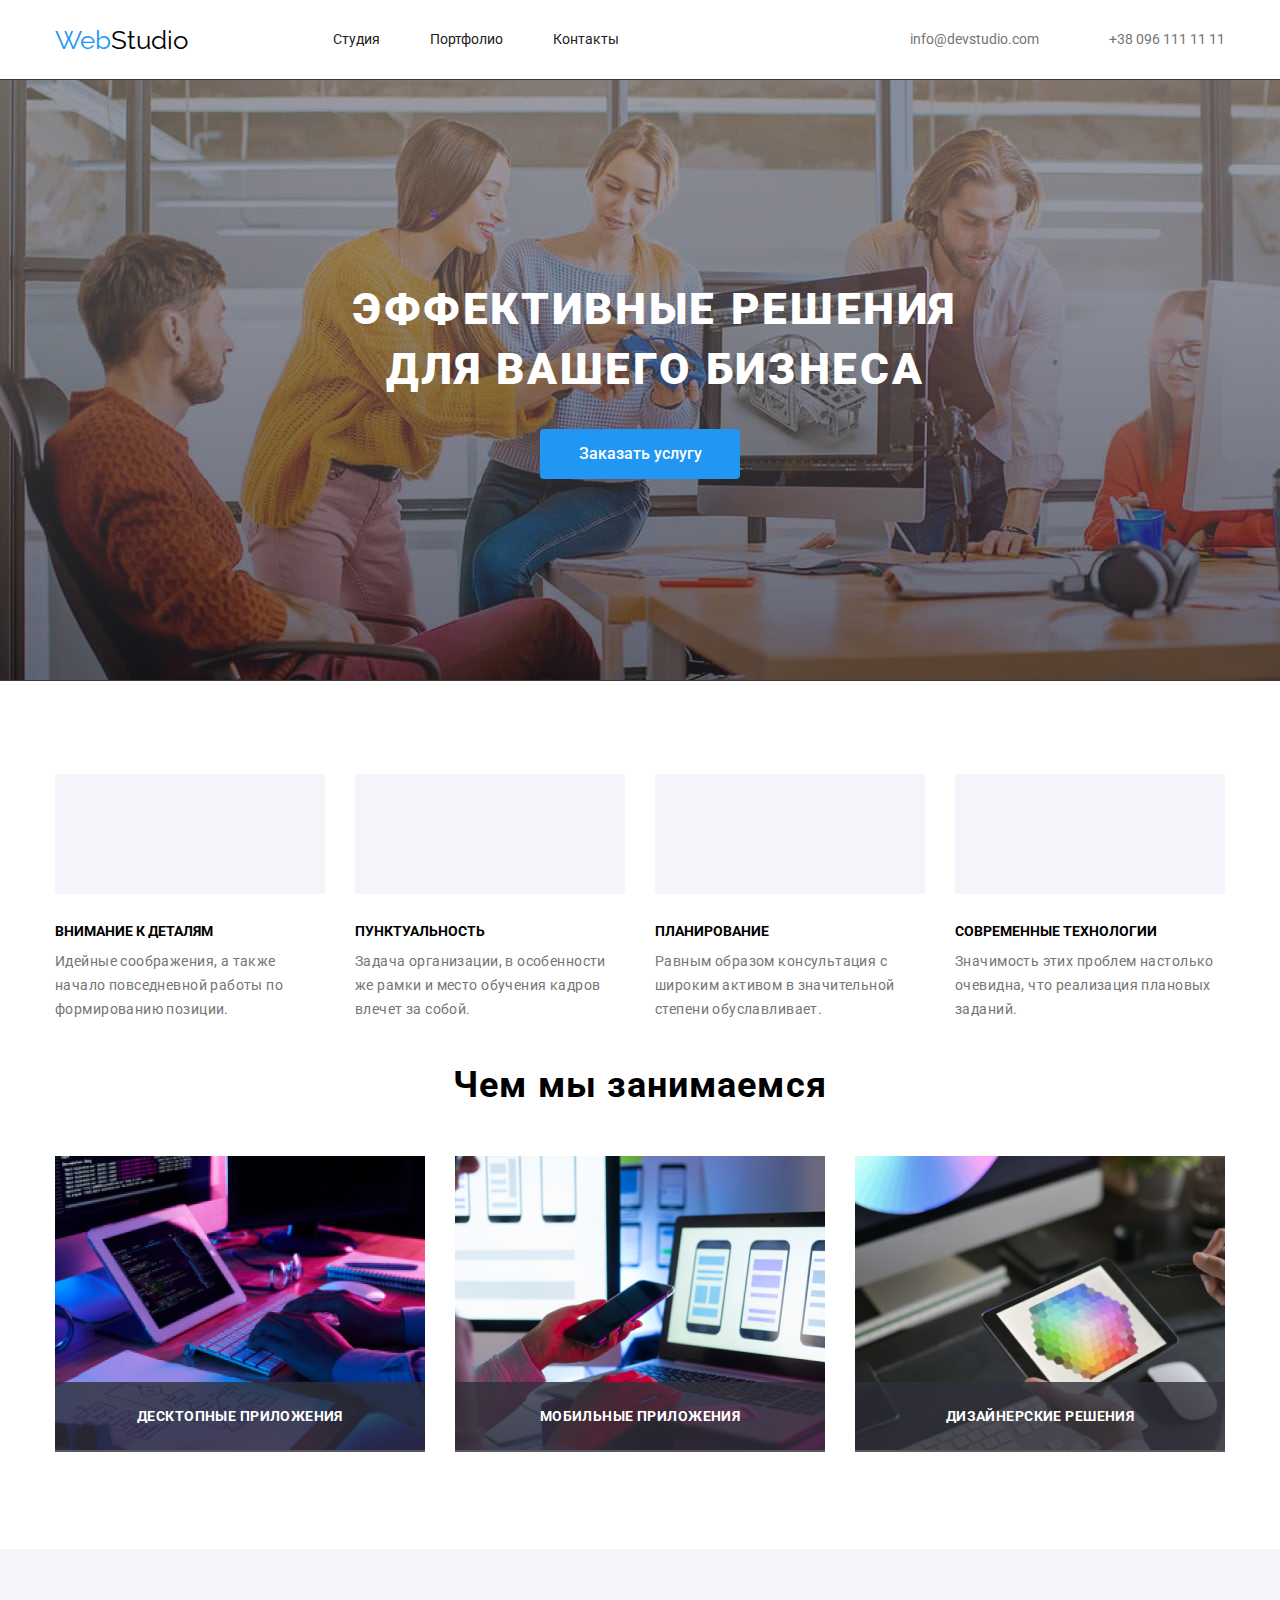
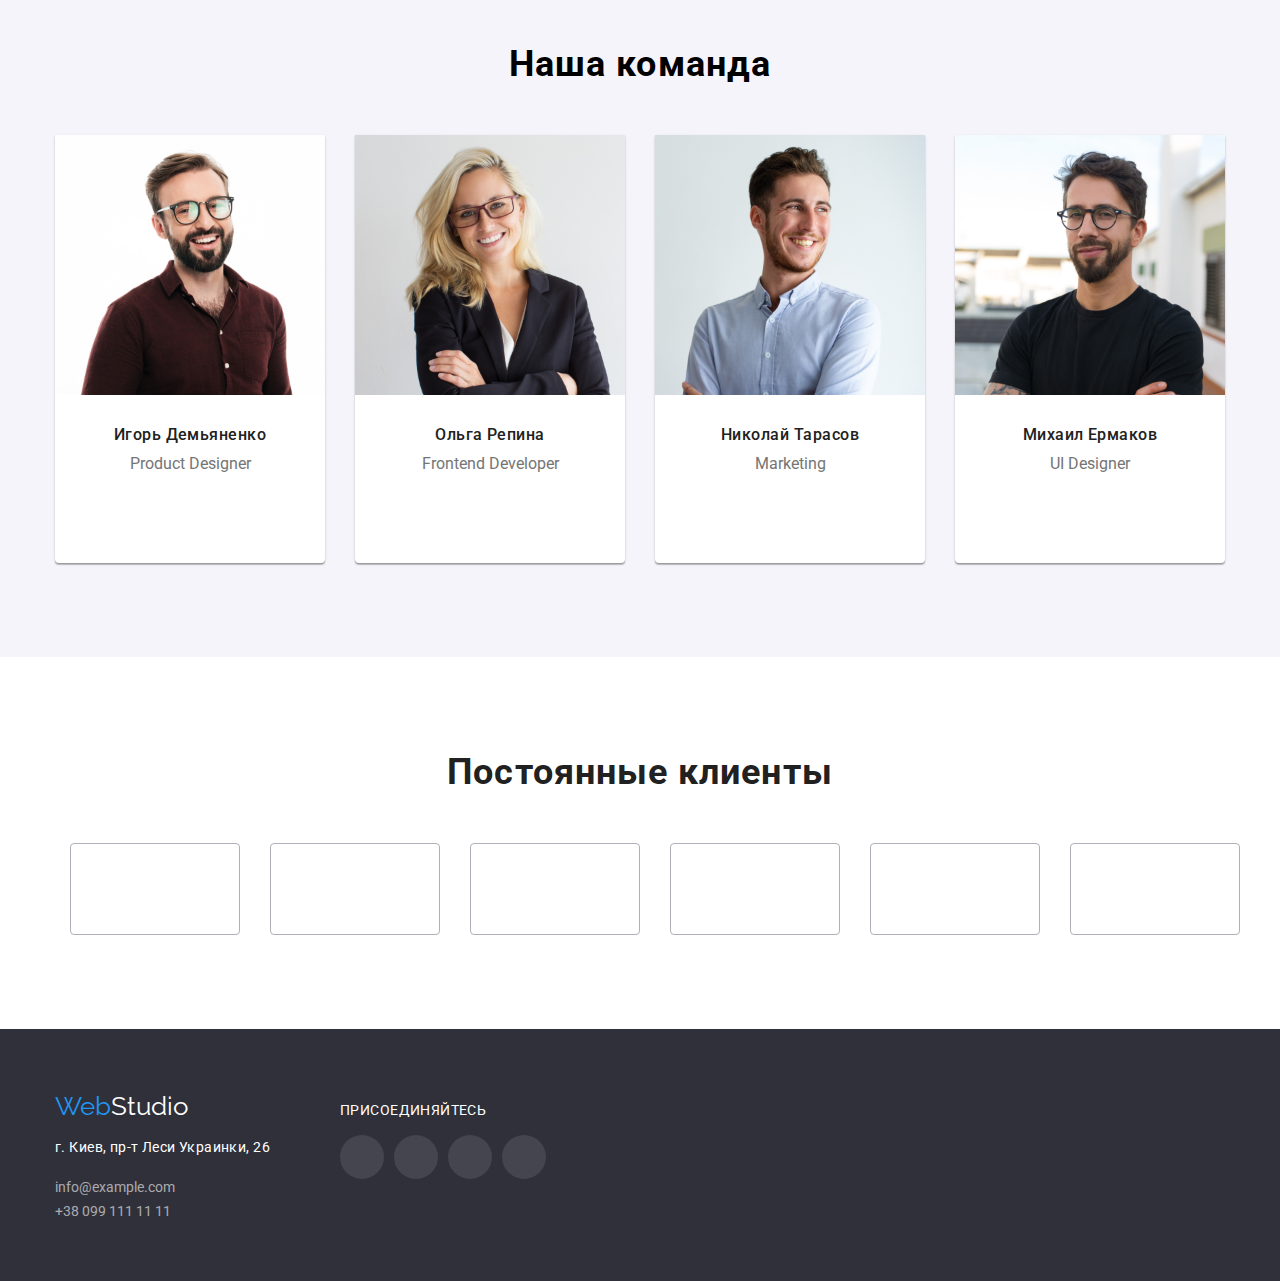
<file: index.html>
<!DOCTYPE html>
<html lang="ru">
  <head>
    <meta charset="UTF-8" />
    <meta http-equiv="X-UA-Compatible" content="IE=edge" />
    <meta name="viewport" content="width=device-width, initial-scale=1.0" />
    <title>Document</title>
    <link rel="preconnect" href="https://fonts.gstatic.com" />
    <link
      href="https://fonts.googleapis.com/css2?family=Raleway:wght@700&family=Roboto:wght@400;500;700;900&display=swap"
      rel="stylesheet"
    />
    <link
      rel="stylesheet"
      href="https://cdnjs.cloudflare.com/ajax/libs/modern-normalize/1.0.0/modern-normalize.min.css"
    />
    <link rel="stylesheet" href="./css/styles.css" />
  </head>

  <body class="page">
    <header class="header">
      <div class="container">
        <nav class="main-nav">
          <a href="./index.html" class="logo">
            <span class="logo-web">Web</span>
            <span class="logo-studio">Studio</span>
          </a>
          <ul class="site-nav">
            <li class="item">
              <a href="./index.html" class="link">Студия</a>
            </li>
            <li class="item">
              <a href="./portfolio.html" class="link">Портфолио</a>
            </li>
            <li class="item"><a href="" class="link">Контакты</a></li>
          </ul>
        </nav>
        <ul class="auth-nav list">
          <li class="item">
            <a href="info@devstudio.com" class="link">
              <svg class="item-ico" width="16" height="12">
                <use href="./images/icons.svg#icon-envelope_hover"></use>
              </svg>
              info@devstudio.com</a
            >
          </li>
          <li class="item">
            <a href="+380961111111" class="link">
              <svg class="item-ico" width="10" height="16">
                <use href="./images/icons.svg#icon-smartphone"></use>
              </svg>
              +38 096 111 11 11</a
            >
          </li>
        </ul>
      </div>
    </header>

    <main>
      <div class="overlay">
        <section class="hero">
          <div class="container">
            <h1 class="hero-title">Эффективные решения для вашего бизнеса</h1>
            <button  class="button" data-modal-open>Заказать услугу</button>
          </div>                 
        </section>
      </div>
      <section class="section">
        <div class="activity-container">
          <h2 class="section-title"></h2>
          <ul class="feature-list">
            <li class="list">
              <div class="feature-list-icon">
                <svg class="future-icon">
                  <use href="./images/icons.svg#icon-antenna"></use>
                </svg>
              </div>
              <h3 class="title">Внимание к деталям</h3>
              <p class="text">
                Идейные соображения, а также начало повседневной работы по
                формированию позиции.
              </p>
            </li>
            <li class="list">
              <div class="feature-list-icon">
                <svg class="future-icon">
                  <use href="./images/icons.svg#icon-clock"></use>
                </svg>
              </div>
              <h3 class="title">Пунктуальность</h3>
              <p class="text">
                Задача организации, в особенности же рамки и место обучения
                кадров влечет за собой.
              </p>
            </li>
            <li class="list">
              <div class="feature-list-icon">
                <svg class="future-icon">
                  <use href="./images/icons.svg#icon-diagram"></use>
                </svg>
              </div>
              <h3 class="title">Планирование</h3>
              <p class="text">
                Равным образом консультация с широким активом в значительной
                степени обуславливает.
              </p>
            </li>
            <li class="list">
              <div class="feature-list-icon">
                <svg class="future-icon">
                  <use href="./images/icons.svg#icon-astronaut"></use>
                </svg>
              </div>
              <h3 class="title">Современные технологии</h3>
              <p class="text">
                Значимость этих проблем настолько очевидна, что реализация
                плановых заданий.
              </p>
            </li>
          </ul>
        </div>
      </section>

      <section class="section">
        <div class="container">
          <h2 class="section-title">Чем мы занимаемся</h2>
          <ul class="activity">
            <li class="item">
              <img src="./images/img_1.png" alt="" width="370" height="294" />
              <div class="text">
                <p class="text-text">Десктопные приложения</p>
              </div>
            </li>
            <li class="item">
              <img src="./images/img_2.png" alt="" width="370" height="294" />
              <div class="text">
                <p class="text-text">Мобильные приложения</p>
              </div>
            </li>
            <li class="item">
              <img src="./images/img_3.png" alt="" width="370" height="294" />
              <div class="text">
                <p class="text-text">Дизайнерские решения</p>
              </div>
            </li>
          </ul>
        </div>
      </section>

      <section class="section-3">
        <div class="container">
          <h2 class="section-title">Наша команда</h2>
          <ul class="team">
            <li class="card">
              <img
                class="card-image"
                src="./images/photo_1f.jpg"
                alt="Product Designer"
                width="270"
                height="260"
              />
              <div class="infocard">
                <h3 class="person">Игорь Демьяненко</h3>
                <p class="profession">Product Designer</p>
                <ul class="actions">
                  <li>
                    <a href class="button-spr">
                      <svg class="button-icon">
                        <use href="./images/icons.svg#icon-instagram"></use>
                      </svg>
                    </a>
                  </li>
                  <li>
                    <a href class="button-spr">
                      <svg class="button-icon">
                        <use href="./images/icons.svg#icon-twitter"></use>
                      </svg>
                    </a>
                  </li>
                  <li>
                    <a href class="button-spr">
                      <svg class="button-icon">
                        <use href="./images/icons.svg#icon-facebook"></use>
                      </svg>
                    </a>
                  </li>
                  <li>
                    <a href class="button-spr">
                      <svg class="button-icon">
                        <use href="./images/icons.svg#icon-linkedin"></use>
                      </svg>
                    </a>
                  </li>
                </ul>
              </div>
            </li>
            <li class="card">
              <img
                class="card-image"
                src="./images/photo_2f.jpg"
                alt="Frontend Developer"
                width="270"
                height="260"
              />
              <div class="infocard">
                <h3 class="person">Ольга Репина</h3>
                <p class="profession">Frontend Developer</p>
                <ul class="actions">
                  <li>
                    <a href class="button-spr">
                      <svg class="button-icon">
                        <use href="./images/icons.svg#icon-instagram"></use>
                      </svg>
                    </a>
                  </li>
                  <li>
                    <a href class="button-spr">
                      <svg class="button-icon">
                        <use href="./images/icons.svg#icon-twitter"></use>
                      </svg>
                    </a>
                  </li>
                  <li>
                    <a href class="button-spr">
                      <svg class="button-icon">
                        <use href="./images/icons.svg#icon-facebook"></use>
                      </svg>
                    </a>
                  </li>
                  <li>
                    <a href class="button-spr">
                      <svg class="button-icon">
                        <use href="./images/icons.svg#icon-linkedin"></use>
                      </svg>
                    </a>
                  </li>
                </ul>
              </div>
            </li>
            <li class="card">
              <img
                class="card-image"
                src="./images/photo_3f.jpg"
                alt="Marketing"
                width="270"
                height="260"
              />
              <div class="infocard">
                <h3 class="person">Николай Тарасов</h3>
                <p class="profession">Marketing</p>
                <ul class="actions">
                  <li>
                    <a href class="button-spr">
                      <svg class="button-icon">
                        <use href="./images/icons.svg#icon-instagram"></use>
                      </svg>
                    </a>
                  </li>
                  <li>
                    <a href class="button-spr">
                      <svg class="button-icon">
                        <use href="./images/icons.svg#icon-twitter"></use>
                      </svg>
                    </a>
                  </li>
                  <li>
                    <a href class="button-spr">
                      <svg class="button-icon">
                        <use href="./images/icons.svg#icon-facebook"></use>
                      </svg>
                    </a>
                  </li>
                  <li>
                    <a href class="button-spr">
                      <svg class="button-icon">
                        <use href="./images/icons.svg#icon-linkedin"></use>
                      </svg>
                    </a>
                  </li>
                </ul>
              </div>
            </li>
            <li class="card">
              <img
                class="card-image"
                src="./images/photo_4f.jpg"
                alt="UI Designer"
                width="270"
                height="260"
              />
              <div class="infocard">
                <h3 class="person">Михаил Ермаков</h3>
                <p class="profession">UI Designer</p><ul class="actions">
                  <li>
                    <a href class="button-spr">
                      <svg class="button-icon">
                        <use href="./images/icons.svg#icon-instagram"></use>
                      </svg>
                    </a>
                  </li>
                  <li>
                    <a href class="button-spr">
                      <svg class="button-icon">
                        <use href="./images/icons.svg#icon-twitter"></use>
                      </svg>
                    </a>
                  </li>
                  <li>
                    <a href class="button-spr">
                      <svg class="button-icon">
                        <use href="./images/icons.svg#icon-facebook"></use>
                      </svg>
                    </a>
                  </li>
                  <li>
                    <a href class="button-spr">
                      <svg class="button-icon">
                        <use href="./images/icons.svg#icon-linkedin"></use>
                      </svg>
                    </a>
                  </li>
                </ul>
              </div>
            </li>
          </ul>
        </div>
      </section>

      <section class="section-clients">
        <div class="clients-container">
          <h2 class="title">Постоянные клиенты</h2>
          <ul class="clients-list">
            <li class="clients-list-item">
              <a href class="clients-list-link">
                <svg class="client-icon">
                  <use href="./images/icons.svg#icon-Logo_1"></use>
                </svg>
              </a>
            </li>
            <li class="clients-list-item">
              <a href class="clients-list-link">
                <svg class="client-icon">
                  <use href="./images/icons.svg#icon-Logo_2"></use>
                </svg>
              </a>
            </li>
            <li class="clients-list-item">
              <a href class="clients-list-link">
                <svg class="client-icon">
                  <use href="./images/icons.svg#icon-Logo_3"></use>
                </svg>
              </a>
            </li>
            <li class="clients-list-item">
              <a href class="clients-list-link">
                <svg class="client-icon">
                  <use href="./images/icons.svg#icon-Logo_4"></use>
                </svg>
              </a>
            </li>
            <li class="clients-list-item">
              <a href class="clients-list-link">
                <svg class="client-icon">
                  <use href="./images/icons.svg#icon-Logo_5"></use>
                </svg>
              </a>
            </li>
            <li class="clients-list-item">
              <a href class="clients-list-link">
                <svg class="client-icon">
                  <use href="./images/icons.svg#icon-Logo_6"></use>
                </svg>
              </a>
            </li>

          </ul>
        </div>

      </section>
    </main>

    <footer class="footer-space">
      <div class="container">
        <div class="contacts-column">
        <a href="./index.html" class="logo">
          <span class="logo-web">Web</span>
          <span class="logo-studio">Studio</span>
        </a>
        <address>
          <p class="adr">г. Киев, пр-т Леси Украинки, 26</p>
          <ul class="em-tel">
            <li>
              <a href="info@example.com" class="link">info@example.com</a>
            </li>
            <li><a href="+380991111111" class="link">+38 099 111 11 11</a></li>
          </ul>
        </address>
      </div>
      <div class="footer-social">
        <p class="social-list-title">присоединяйтесь</p>
        <ul class="footer-social-list">
        <li>
          <a href class="button-spr-bottom">
            <svg class="button-icon">
              <use href="./images/icons.svg#icon-instagram"></use>
            </svg>
          </a>
        </li>
        <li>
          <a href class="button-spr-bottom">
            <svg class="button-icon">
              <use href="./images/icons.svg#icon-twitter"></use>
            </svg>
          </a>
        </li>
        <li>
          <a href class="button-spr-bottom">
            <svg class="button-icon">
              <use href="./images/icons.svg#icon-facebook"></use>
            </svg>
          </a>
        </li>
        <li>
          <a href class="button-spr-bottom">
            <svg class="button-icon">
              <use href="./images/icons.svg#icon-linkedin"></use>
            </svg>
          </a>
        </li>
      </ul>
      </div>
      </div>
    </footer>
    <div class="backdrop is-hidden" data-modal> 
      <div class="modal" >
        <p>###</p>
        <button data-modal-close>Закрыть</button>   
      </div>
    </div>
    <script src="./js/modal.js"></script>
  </body>
</html>
</file>
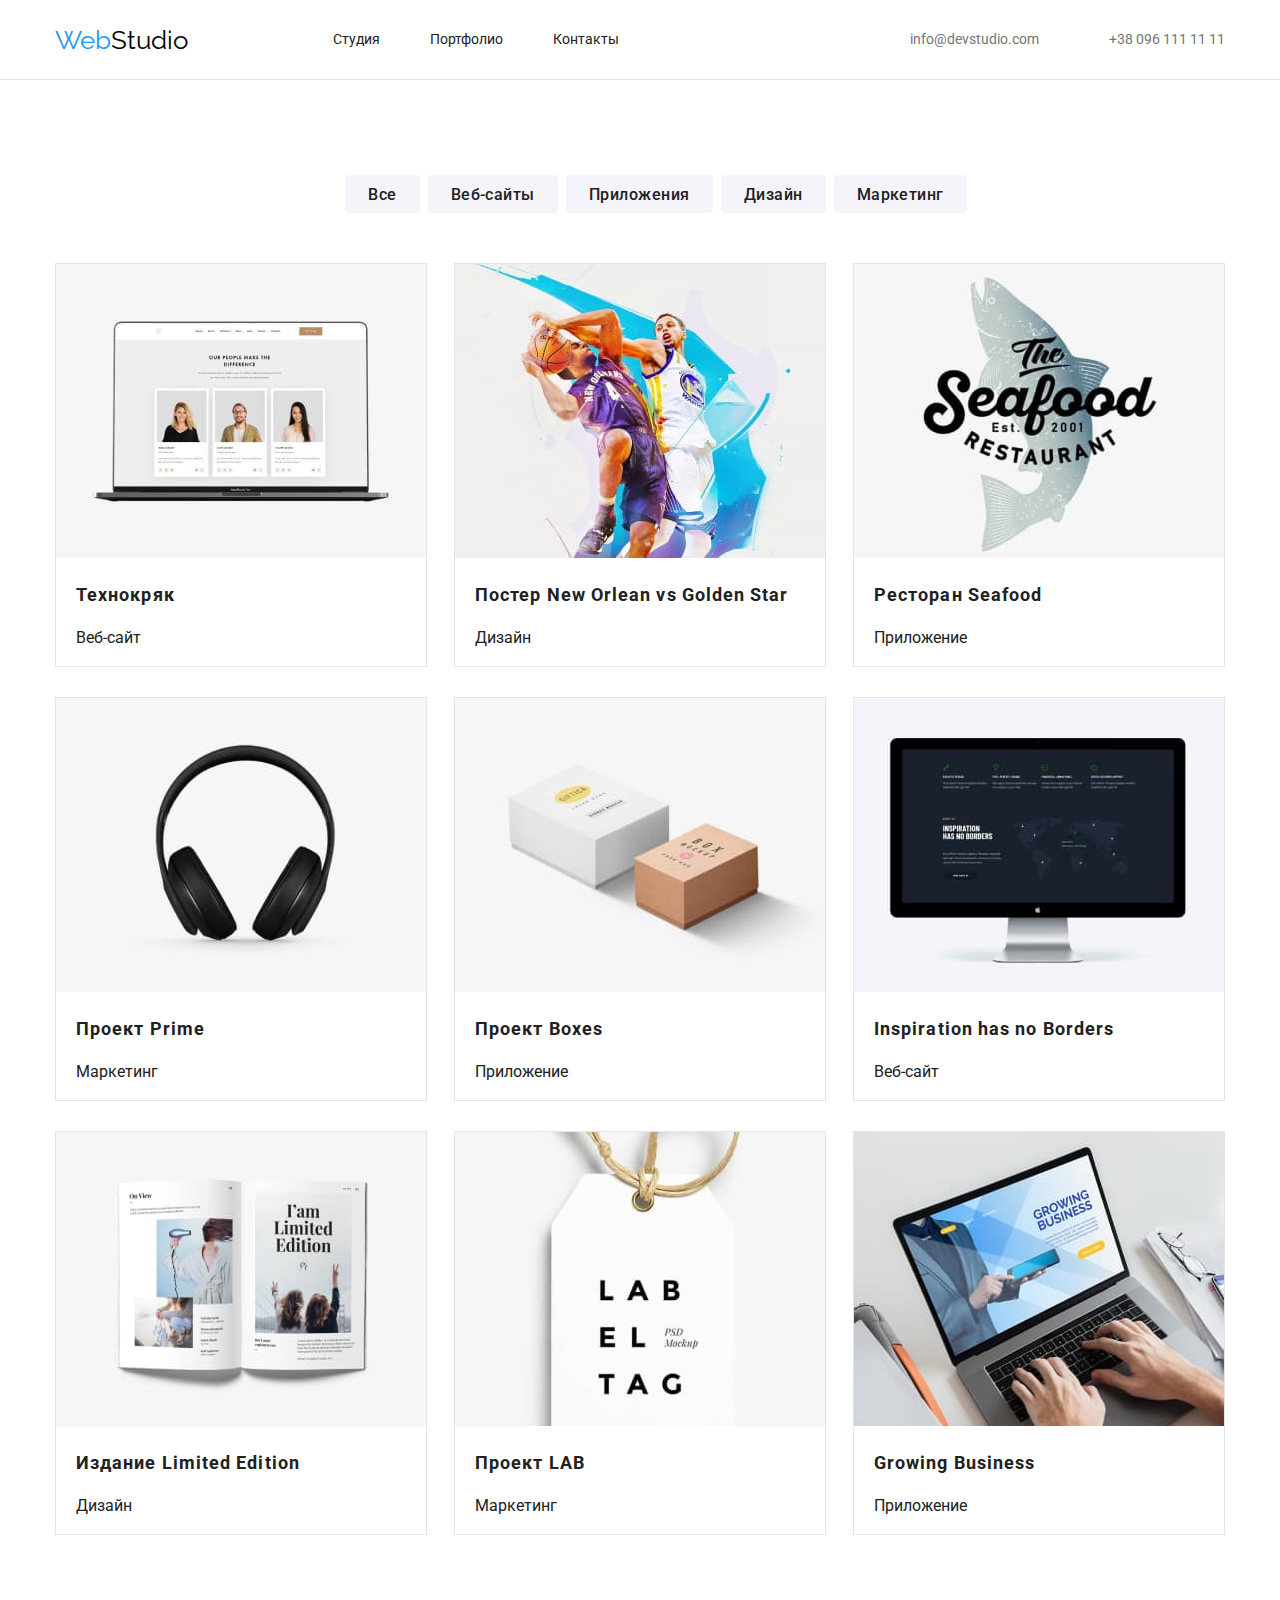
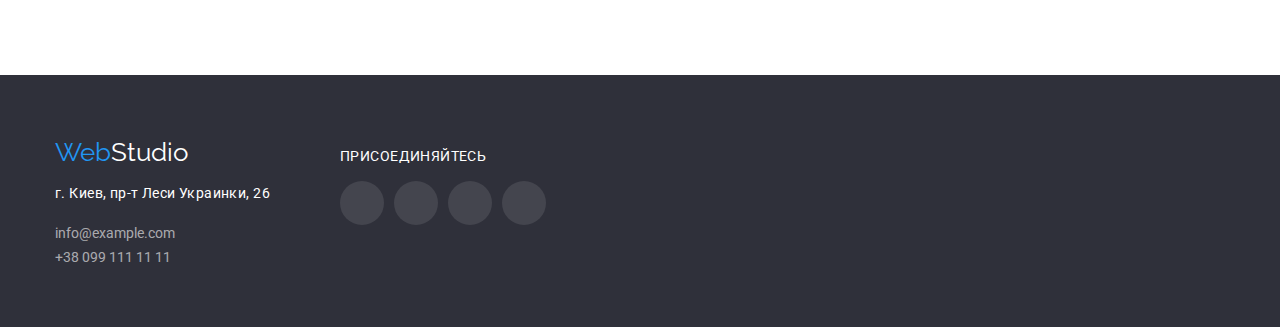
<file: portfolio.html>
<!DOCTYPE html>
<html lang="ru">
  <head>
    <meta charset="UTF-8" />
    <meta http-equiv="X-UA-Compatible" content="IE=edge" />
    <meta name="viewport" content="width=device-width, initial-scale=1.0" />
    <title>Document</title>
    <link rel="preconnect" href="https://fonts.gstatic.com" />
    <link
      href="https://fonts.googleapis.com/css2?family=Raleway:wght@700&family=Roboto:wght@400;500;700;900&display=swap"
      rel="stylesheet"
    />
    <link
      rel="stylesheet"
      href="https://cdnjs.cloudflare.com/ajax/libs/modern-normalize/1.0.0/modern-normalize.min.css"
    />
    <link rel="stylesheet" href="./css/styles.css" />
  </head>
  <body>
    <header class="header">
      <div class="container">
        <nav class="main-nav">
          <a href="./index.html" class="logo">
            <span class="logo-web">Web</span>
            <span class="logo-studio">Studio</span>
          </a>
          <ul class="site-nav">
            <li class="item">
              <a href="./index.html" class="link">Студия</a>
            </li>
            <li class="item">
              <a href="./portfolio.html" class="link">Портфолио</a>
            </li>
            <li class="item"><a href="" class="link">Контакты</a></li>
          </ul>
        </nav>
        <ul class="auth-nav list">
          <li class="item">
            <a href="info@devstudio.com" class="link">
              <svg class="item-ico" width="16" height="12">
                <use href="./images/icons.svg#icon-envelope_hover"></use>
              </svg>
              info@devstudio.com</a
            >
          </li>
          <li class="item">
            <a href="+380961111111" class="link">
              <svg class="item-ico" width="10" height="16">
                <use href="./images/icons.svg#icon-smartphone"></use>
              </svg>
              +38 096 111 11 11</a
            >
          </li>
        </ul>
      </div>
    </header>
    <main>
      <div class="section-p">
        <div class="container-p">
          <h2 class="hidden">text</h2>
          <ul class="select">
            <li class="select-button">
              <button type="button" class="link filter-button">Все</button>
            </li>
            <li class="select-button">
              <button type="button" class="link filter-button">
                Веб-сайты
              </button>
            </li>
            <li class="select-button">
              <button type="button" class="link filter-button">
                Приложения
              </button>
            </li>
            <li class="select-button">
              <button type="button" class="link filter-button">Дизайн</button>
            </li>
            <li class="select-button">
              <button type="button" class="link filter-button">
                Маркетинг
              </button>
            </li>
          </ul>
          <ul class="cards">
            <li class="item">
              <a>
                <div class="top">
                  <img
                    src="./images/portf_1.jpg"
                    alt="Веб-сайт Технокряк"
                    width="370"
                    height="294"
                  />
                  <div class="hower-overlay">
                    <p class="inform">Технокряк это современная площадка распространения коронавируса. Компании используют эту платформу для цифрового шпионажа и атак на защищённые сервера конкурентов.</p>
                  </div>
                </div>

                <div class="text-filter">
                  <h2 class="text">Технокряк</h2>
                  <p class="filter">Веб-сайт</p>
                </div>
              </a>
            </li>
            <li class="item">
              <a>
                <img
                  src="./images/portf_2.jpg"
                  alt="Дизайн постера New Orlean vs Golden Star"
                  width="370"
                  height="294"
                />
                <div class="text-filter">
                  <h2 class="text">Постер New Orlean vs Golden Star</h2>
                  <p class="filter">Дизайн</p>
                </div>
              </a>
            </li>
            <li class="item">
              <a>
                <img
                  src="./images/portf_3.jpg"
                  alt="Приложение Ресторан Seafood"
                  width="370"
                  height="294"
                />
                <div class="text-filter">
                  <h2 class="text">Ресторан Seafood</h2>
                  <p class="filter">Приложение</p>
                </div>
              </a>
            </li>
            <li class="item">
              <a>
                <img
                  src="./images/portf_4.jpg"
                  alt="Маркетинговый проект Prime"
                  width="370"
                  height="294"
                />
                <div class="text-filter">
                  <h2 class="text">Проект Prime</h2>
                  <p class="filter">Маркетинг</p>
                </div>
              </a>
            </li>
            <li class="item">
              <a>
                <img
                  src="./images/portf_5.jpg"
                  alt="Приложение Boxes"
                  width="370"
                  height="294"
                />
                <div class="text-filter">
                  <h2 class="text">Проект Boxes</h2>
                  <p class="filter">Приложение</p>
                </div>
              </a>
            </li>
            <li class="item">
              <a>
                <img
                  src="./images/portf_6.jpg"
                  alt="Веб-сайт Inspiration has no Borders"
                  width="370"
                  height="294"
                />
                <div class="text-filter">
                  <h2 class="text">Inspiration has no Borders</h2>
                  <p class="filter">Веб-сайт</p>
                </div>
              </a>
            </li>
            <li class="item">
              <a>
                <img
                  src="./images/portf_7.jpg"
                  alt="Дизайн Издание Limited Edition"
                  width="370"
                  height="294"
                />
                <div class="text-filter">
                  <h2 class="text">Издание Limited Edition</h2>
                  <p class="filter">Дизайн</p>
                </div>
              </a>
            </li>
            <li class="item">
              <a>
                <img
                  src="./images/portf_8.jpg"
                  alt="Маркетинг Проект LAB"
                  width="370"
                  height="294"
                />
                <div class="text-filter">
                  <h2 class="text">Проект LAB</h2>
                  <p class="filter">Маркетинг</p>
                </div>
              </a>
            </li>
            <li class="item">
              <a>
                <img
                  src="./images/portf_9.jpg"
                  alt="Приложение Growing Business"
                  width="370"
                  height="294"
                />
                <div class="text-filter">
                  <h2 class="text">Growing Business</h2>
                  <p class="filter">Приложение</p>
                </div>
              </a>
            </li>
          </ul>
        </div>
      </div>
    </main>
    <footer class="footer-space">
      <div class="container">
        <div class="contacts-column">
          <a href="./index.html" class="logo">
            <span class="logo-web">Web</span>
            <span class="logo-studio">Studio</span>
          </a>
          <address>
            <p class="adr">г. Киев, пр-т Леси Украинки, 26</p>
            <ul class="em-tel">
              <li>
                <a href="info@example.com" class="link">info@example.com</a>
              </li>
              <li>
                <a href="+380991111111" class="link">+38 099 111 11 11</a>
              </li>
            </ul>
          </address>
        </div>
        <div class="footer-social">
          <p class="social-list-title">присоединяйтесь</p>
          <ul class="footer-social-list">
            <li>
              <a href class="button-spr-bottom">
                <svg class="button-icon">
                  <use href="./images/icons.svg#icon-instagram"></use>
                </svg>
              </a>
            </li>
            <li>
              <a href class="button-spr-bottom">
                <svg class="button-icon">
                  <use href="./images/icons.svg#icon-twitter"></use>
                </svg>
              </a>
            </li>
            <li>
              <a href class="button-spr-bottom">
                <svg class="button-icon">
                  <use href="./images/icons.svg#icon-facebook"></use>
                </svg>
              </a>
            </li>
            <li>
              <a href class="button-spr-bottom">
                <svg class="button-icon">
                  <use href="./images/icons.svg#icon-linkedin"></use>
                </svg>
              </a>
            </li>
          </ul>
        </div>
      </div>
    </footer>
  </body>
</html>
</file>
<file: css/styles.css>
:root {
  --primary-text-color: #212121;
  --secondary-text-color: #757575;
  --third-text-color: rgba(255, 255, 255, 0.6);
  --title-text-color: #000000;
  --accent-color: #2196f3;
  --primary-white-color: #ffffff;
  --primary-bg-color: #ffffff;
  --secondary-bg-color: #2f303a;
  --third-bg-color: #f5f4fa;
  --border-color: #ECECEC;
  --border-cards-color: #E5E5E5;
}

body {
  background-color: var(--primary-bg-color);
  color: var(--primary-text-color);
  font-family: Roboto, sans-serif;
}

.container {
  width: 1200px;
  padding-left: 15px;
  padding-right: 15px;
  margin: 0 auto;
  border-bottom: var(--border-color);

  /* outline: 2px solid tomato; */
}
/* Колір основного тексту #212121*/
/* Вторинний колір тексту #757575 */
/* Акцент #2196F3 */
/* Білий #FFFFFF */
/* Бекграунд #E5E5E5 */
/* Футер #2F303A */
/* Бекграунд Наша команда #F5F4FA */

ul {
  list-style: none;
}

/* header */
.header {
  height: 80px;
  display: block;
  box-sizing: border-box;
  border-bottom: 1px solid var(--border-cards-color)
} 
.header .container {
  height: 80px;
  display: flex;
  align-items: center;
  }
/* logo */
.logo {
  color: var(--title-text-color);
  font-family: Raleway, sans-serif;
  font-style: 400;
  font-size: 26px;
  line-height: 1.19;
  text-decoration: none;
  width: 145px;
  height: 31px;
  display: flex;
  align-items: center;
  }
.main-nav .logo {
  display: flex;
  align-items: center;
}
.logo-web {
  color: var(--accent-color);
}

/* Site nav */
.main-nav {
  display: flex;
  align-items: center;
}
.site-nav .link {
  font-style: 500;
  font-size: 14px;
  line-height: 1.14;
  text-decoration: none;
  color: var(--primary-text-color);
}
.site-nav .link:hover,
.site-nav .link:focus {
  color: var(--accent-color);
}
.site-nav {
  display: flex;
  margin-left: 93px;
}

.site-nav .link {
  display: block;
}
.site-nav .item:not(:last-child) {
  margin-right: 50px;
}

/* Auth-nav list */
.auth-nav {
  display: flex;
  margin-bottom: 0px;
  margin-top: 0px;
  margin-left: auto;
}
.auth-nav .link {
  color: var(--secondary-text-color);
  font-style: 500;
  font-size: 14px;
  line-height: 1.14;
  text-decoration: none;
  display: flex;
  align-items: center;
}
.auth-nav .item + .item {
  margin-left: 50px;
}
.auth-nav .link:hover,
.auth-nav .link:focus {
  color: var(--accent-color);
}
.auth-nav .link:hover .item-ico,
.auth-nav .link:focus .item-ico {
  fill: var(--accent-color)
}
.item-ico {
  margin-right: 10px;
  fill: currentColor;
}

.hidden {
  visibility: hidden;
  width: 1px;
  height: 1px;
}
/* Hero */
.hero {
  background-color: var(--secondary-bg-color);
  padding-top: 200px;
  padding-bottom: 200px;
  text-align: center;
  max-width: 1600px;
  height: 600px;
  outline: 1px solid rgb(59, 57, 57);
  margin-left: auto;
  margin-right: auto;
  /* background-image:
     url("../images/img_overlay.jpg"); */
  background-position: center;
  background-repeat: no-repeat;
  background-size: cover;
  background: linear-gradient(rgba(196, 196, 196, 0.4), rgba(47, 48, 58, 0.4)), url(../images/img_overlay.jpg);
}
.hero-title {
  color: var(--primary-white-color);
  font-weight: 900;
  font-size: 44px;
  line-height: 1.36;
  text-align: center;
  text-transform: uppercase;
  margin-top: 0px;
  width: 696px;
  letter-spacing: 0.06em;
  margin-left: 252px;
}
/* .overlay {
  max-width: 1600px;
  height: 600px;
  outline: 1px solid rgb(59, 57, 57);
  margin-left: auto;
  margin-right: auto;
  background-image:
   linear-gradient(
    to right,
     rgba(196, 196, 196, 1)
     rgba(47, 48, 58, 0.4)),
   url("../images/img_overlay.jpg");
  background-position: center;
  background-repeat: no-repeat;
  background-size: cover;
} */

/* Section */
.section-1 {
  background-color: var(--primary-bg-color);
}
.section-2 {
  background-color: var(--third-bg-color);
}
.section-3 { 
 background-color: var(--third-bg-color)
}
.section-title {
  color: var(--title-text-color);
  font-weight: 700;
  font-size: 36px;
  line-height: 1.17;
  letter-spacing: 0.03em;
  text-align: center;
  margin-top: 0px;
  margin-bottom: 50px;
}

/* Features */
.section-title {
  margin-bottom: 0px;
}
.future-icon {
  display: block;
  width: 70px;
  height: 70px;
}
.feature-list {
  margin-top: 0px;
  margin-bottom: 0px;
  padding-left: 0px;
  display: flex;
  justify-content: space-between;
  width: 1170px;
}
.feature-list .list {
  width: 270px;
  height: 101px;
}
.feature-list .list + .list {
  margin-left: 30px;
}
.feature-list .title {
  color: var(--title-text-color);
  font-weight: 700;
  font-size: 14px;
  line-height: 1.14;

  text-transform: uppercase;
  margin-top: 0px;
  margin-bottom: 0px;
}
.feature-list .text {
  color: var(--secondary-text-color);
  font-weight: 400;
  font-size: 14px;
  line-height: 1.71;
  text-align: left;
  letter-spacing: 0.03em;
  width: 270px;
  height: 101px;
  position: absolute;
  margin-top: 10px;
  margin-bottom: 0px;
}
.feature-list > :last-child .text {
  margin-bottom: 0px;
}
.feature-list-icon {
  display: flex;
  align-items: center;
  justify-content: center;
  width: 270px;
  height: 120px;
  background: var(--third-bg-color);
  border-radius: 4px;
  margin-bottom: 30px;
}
.activity-container {
  padding-top: 94px;
  padding-left: auto;
  margin-left: auto;
  margin-right: auto;
  width: 1170px;
  height: 290px;
}

/* activity */
.section {
  padding-bottom: 94px;
}
.activity {
  margin-top: 50px;
  margin-bottom: 0px;
  display: flex;
  padding-left: 0px;
}
.activity .item + .item {
  margin-left: 30px;
}
.activity .item {
  position: relative;
 }
.activity .item .text {
  position: absolute;
  bottom: 3px;
  padding-top: 27px;
  width: 370px;
  height: 70px;
  background: rgba(47, 48, 58, 0.8);
   }
  .text-text {
  margin-top: 0px;
  margin-bottom: 0px;
  font-weight: 700px;
  font-size: 14px;
  line-height: 1.14;
  text-align: center;
  letter-spacing: 0.03em;
  text-transform: uppercase;
  color: var(--primary-white-color);
  }

/* button */
.button {
  font-family: inherit;
  color: var(--primary-white-color);
  background-color: var(--accent-color);
  font-weight: 500;
  font-size: 16px;
  line-height: 1.88;
  display: 200, 50;
  border: var(--accent-color);
  border-radius: 4px;
  width: 200px;
  height: 50px;
  cursor: pointer;
  padding: 10, 32, 10, 32;
  margin-top: 30;
}
/* our team */
.section-3 {
  padding-top: 94px;
}
.team {
  display: flex;
  margin-top: 50px;
  padding-bottom: 94px;
  padding-left: 0px;
  margin-bottom: 0px;
}
.team .card + .card {
  margin-left: 30px;
}
.card {
  width: 270px;
  border: 1px solid var(--border-cards-color)#E5E5E5;
  background-color: var(--primary-bg-color);
  box-shadow: 0px 1px 3px rgba(0, 0, 0, 0.12), 0px 1px 1px rgba(0, 0, 0, 0.14), 0px 2px 1px rgba(0, 0, 0, 0.2);
  border-radius: 0px 0px 4px 4px;
}
.infocard {
  padding-top: 30px;
  padding-bottom: 30px;
  border-top: 0px;
}
.card-image {
  display: block;
}
.person {
  color: var(--primary-text-color);
  font-weight: 500;
  font-size: 16px;
  line-height: 1.19;
  letter-spacing: 0.03em;
  text-align: center;
  margin-top: 0px;
  margin-bottom: 0px;
  height: 19px;
}
.profession {
  color: var(--secondary-text-color);
  font-weight: 400;
  font-size: 16px;
  line-height: 1.19;
  text-align: center;
  margin-top: 10px;
  margin-bottom: 0px;
}
.team > :last-child .profession {
  margin-bottom: 0px;
}
.actions { 
  padding: 0px;
  display: flex;
  justify-content: center;
  align-items: center;
  margin-top: 16px;
}
.actions li:not(:last-child) {
  margin-right: 10px;
}
.button-spr {
  display: flex;
  justify-content: center;
  align-items: center;
  width: 44px;
  height: 44px;
  border-radius: 50%;
  color: #afb1b8;
}
.button-spr:hover,
.button-spr:focus{
  background: var(--accent-color);
  color: var(--primary-white-color);
}
.button-icon {
  width: 20px;
  height: 20px;
  fill: currentColor;
}
/* clients section */
.clients-container {
  padding-top: 94px;
  padding-bottom: 94px
}
.clients-container .title {
  font-weight: 700px;
  font-size: 36px;
  line-height: 1.17;
  text-align: center;
  letter-spacing: 0.03em;
  margin-top: 0px;
  margin-bottom: 20px;
  }

.clients-list {
  display: flex;
  justify-content: center;
  /* margin-top: 0px; */
  margin-bottom: 0px;
  padding-left: 0px;
  }
.clients-list-item {
  display: flex;
  justify-content: center;
  flex-basis: calc ((100%-180px)/6);
  height: 92px;
  margin-top: 30px;
  margin-left: 30px;
}
.clients-list >:first-child .clients-list-item{
  margin-left: 0px;
}

.clients-list-link {
  display: flex;
  justify-content: center;
  align-items: center;
  width: 170px;
  height: 92px;
  color: #afb1b8;
  border: 1px solid #AFB1B8;
  box-sizing: border-box;
  border-radius: 4px;
}
.clients-list-link:hover,
.clients-list-link:focus {
  color: var(--accent-color);
  border-color:var(--accent-color)
}
.client-icon {
  /* display: block; */
  width: 106px;
  height: 60px;
  fill: currentColor;
  /* color: #afb1b8; */
}


/* footer */
.footer-space {
  background-color: var(--secondary-bg-color);
  margin-bottom: 0px;
  height: 252px;
}
.footer-space .container {
  height: 252px;
  padding-top: 60px;
  padding-bottom: 60px;
  }
.footer-space .logo-studio {
  color: var(--primary-white-color);
}
.adr {
  color: var(--primary-white-color);
  font-weight: 400;
  font-size: 14px;
  line-height: 1.71;
  letter-spacing: 0.03em;
  font-style: normal;
  margin-bottom: 0px;
}
.em-tel {
  padding-left: 0px;
  margin-bottom: 0px;
}
.footer-space .link {
  color: var(--third-text-color);
  font-weight: 400;
  font-size: 14px;
  line-height: 1.71;
  font-style: normal;
  text-decoration: none;
}
.footer-space .container {
display: flex;
align-items: baseline;
}
.footer-social {
  margin-left: 70px;
}
.social-list-title {
font-size: 14px;
line-height: 1.14;
letter-spacing: 0.03em;
text-transform: uppercase;
color: var(--primary-white-color);
}
.footer-social-list {
  display: flex;
  justify-content: center;
  padding-left: 0px;
  align-items: center;
}

/* portfolio */
.select {
  display: flex;
  justify-content: center;
  margin-top: 0px;
  margin-bottom: 50px;
  /* margin-right: 8px; 
   */
  text-align: center;

}
.hidden {
  margin-top: 0px;
  margin-bottom: 0px;
}
.select {
  display: flex;
  justify-content: center;
  margin-bottom: 50px;
  }

.select .link:hover,
.select .link:focus
 .cards .text { 
  color: var(--primary-white-color);
  background-color: var(--accent-color);
  font-weight: 500;
  font-size: 16px;
  line-height: 1.62;
  padding-left: 22px;
  padding-right: 22px;
  padding-top: 6px;
  padding-bottom: 6px;
  margin-right: 8px;
  border: 1px solid var(--accent-color);
  border-radius: 4px;
  height: 38px;
  box-shadow: 0px 3px 1px rgba(0, 0, 0, 0.1), 0px 1px 2px rgba(0, 0, 0, 0.08), 0px 2px 2px rgba(0, 0, 0, 0.12);
}
.select .link {  
  display: block;
}
.filter-button {
  color:var(--primary-text-color);
  background-color: var(--third-bg-color);
  font-weight: 500;
  font-size: 16px;
  line-height: 1.63; 
  text-align: center;
  letter-spacing: 0.03em;
  padding-left: 22px;
  padding-right: 22px;
  padding-top: 6px;
  padding-bottom: 6px;
  margin-right: 8px;
  border: 1px solid var(--third-bg-color);
  border-radius: 4px;
  height: 38px; 
}

.links {
  display: flex;
  flex-wrap: wrap; 
}
/* portfolio  cards*/
.cards {
 width: 1200px;
  display: flex;
  flex-wrap: wrap;
  padding-left: 0px;
 }
 .item:nth-child (3n) {
  margin-right: 0px
} 
.cards .item {
  width: calc ((100%-60)/3);
  /* width: 370px; */
  height: 404px;
  margin-right: 27px;
  margin-bottom: 30px;
  padding-left: 0px;
  margin-left: 0px;
  box-sizing: border-box;
  border: 1px solid var(--border-cards-color);
}
.cards .item:hover,
.cards .item:focus {
  box-shadow: 0px 1px 1px rgba(0, 0, 0, 0.12), 0px 4px 4px rgba(0, 0, 0, 0.06), 1px 4px 6px rgba(0, 0, 0, 0.16);
}
.top {
  position: relative
}
.hower-overlay {
  position: absolute;
  top: 0px;
  width: 370px;
  height: 294px;
  background: rgba(33, 150, 243, 0.9);
  padding-top: 63px;
  padding-right: 24px;
  padding-bottom: 63px;
  padding-left: 24px;
  opacity: 0;
}
.top .hower-overlay:hover,
.top .hower-overlay:focus {
  opacity: 1;
}

.hower-overlay .inform {
  position: absolute;
  width: 322px;
  height: 168px;
  font-weight: 400px;
  font-size: 18px;
  line-height: 28px;
  letter-spacing: 0.03em;
  color: var(--primary-white-color);
  margin-bottom: 0px;
  margin-top: 0px;
}

.section-p {
  width: 1220px;
  padding-left: 0px;
  padding-right: 0px;
  padding-top: 94px;
  margin-left: auto;
  margin-right: auto;
  padding-bottom: 94px;
  /* outline: 2px solid tomato; */
}
.container-p {
  width: 1200px;
  padding-left: 15px;
  padding-right: 15px;
  margin-left: auto;
  margin-right: auto;
  /* outline: 2px solid tomato; */
}
.item .text {
  letter-spacing: 0.06em;
  font-weight: bold;
  font-size: 18px;
  line-height: 2;
}
.text-filter {
  padding-left: 24px;
  padding-left: 20px;
}
/* sprite */
.button-spr {
  padding: 0;
  border: none;
}
.button-spr-bottom {
  display: flex;
  justify-content: center;
  align-items: center;
  width: 44px;
  height: 44px;
  border-radius: 50%;
  color: var(--primary-white-color);
  background: rgba(255, 255, 255, 0.1);
  margin-right: 10px;
}
.button-spr-bottom:hover,
.button-spr-bottom:focus{
  background: var(--accent-color);
  color: var(--primary-white-color);
}

/* modal window */
.backdrop {
  position: fixed;
  top: 0;
  left: 0;
  width: 100%;
  height: 100%;
  background-color:  rgba(0, 0, 0, 0.2);
  /* display: flex;
  justify-content: center;
  align-items: center; */
}
.backdrop.is-hidden {
  opacity: 0;
  pointer-events: none;
}
.modal {
  position: absolute;
  top: 50%;
  left: 50%;
  transform: translate(-50%, -50%);
  height: 581px;
  width: 528px;
  background-color: #ffffff;
 }
</file>
